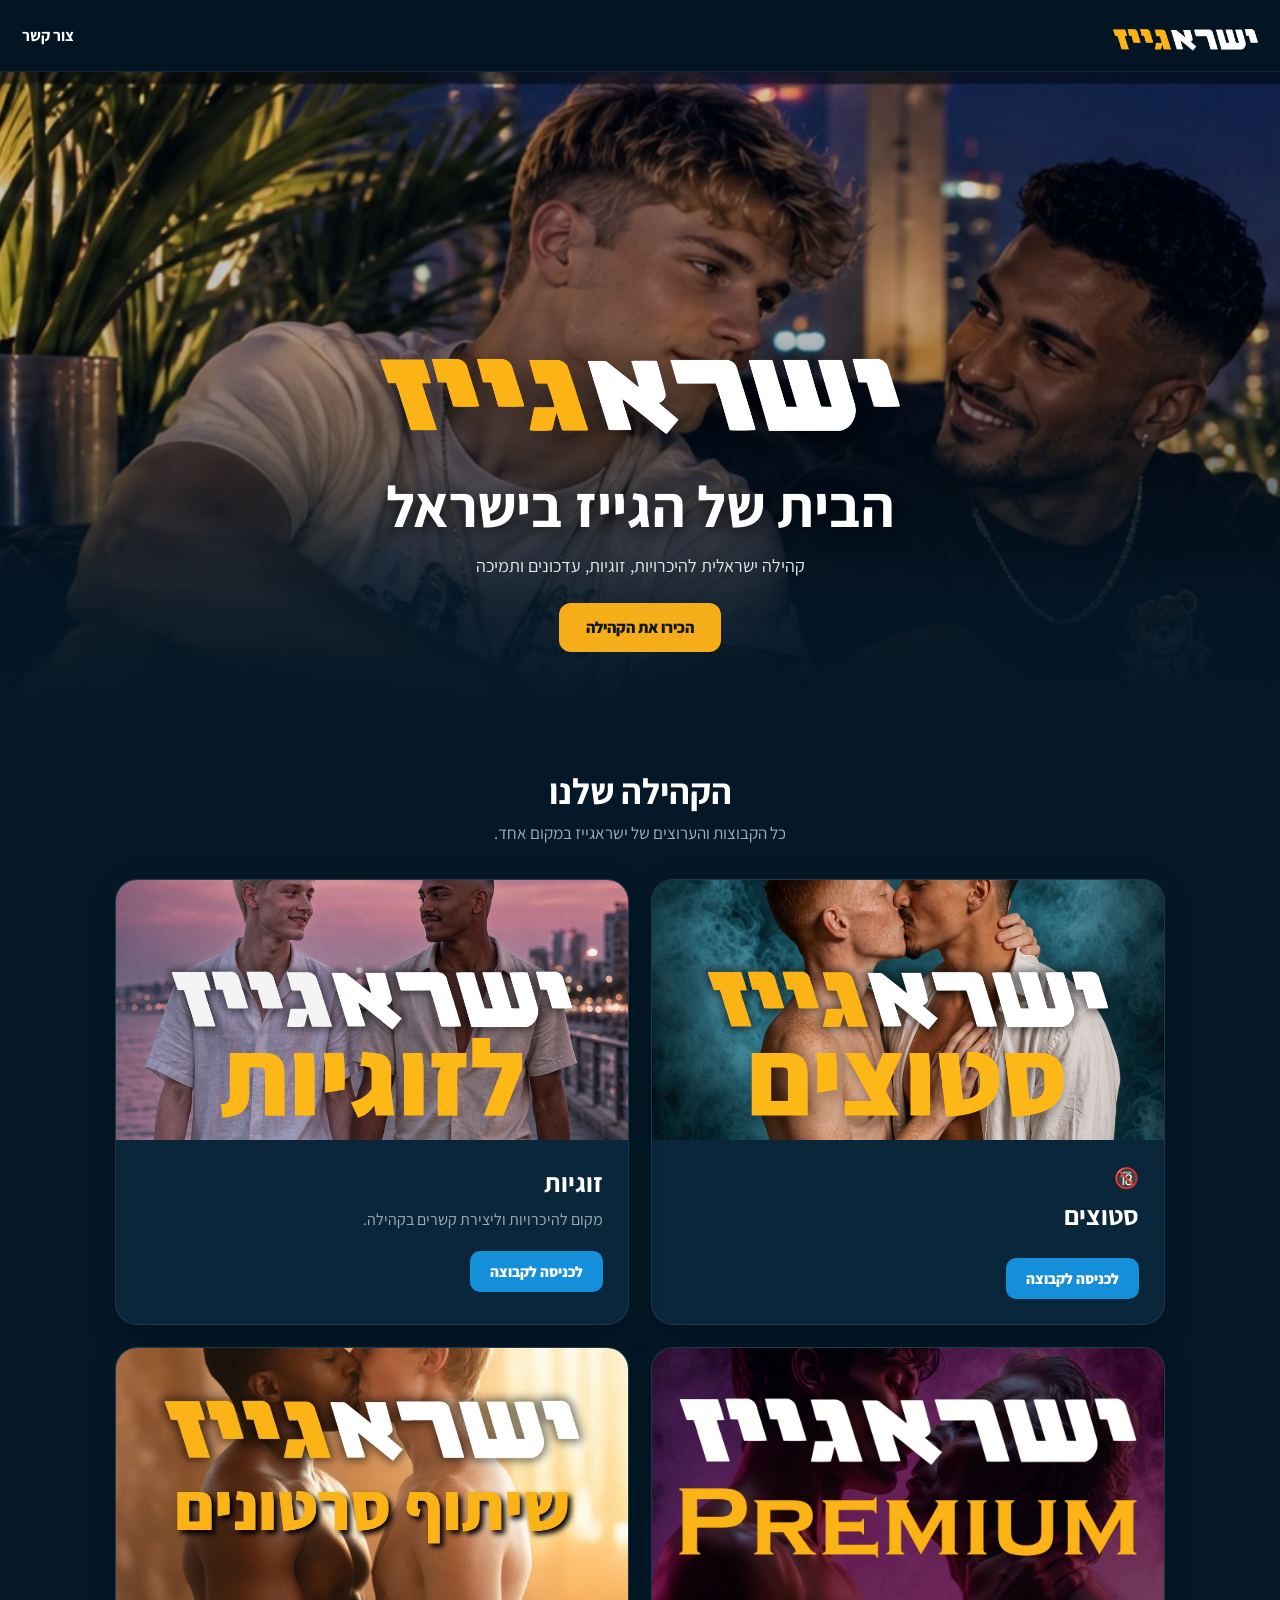
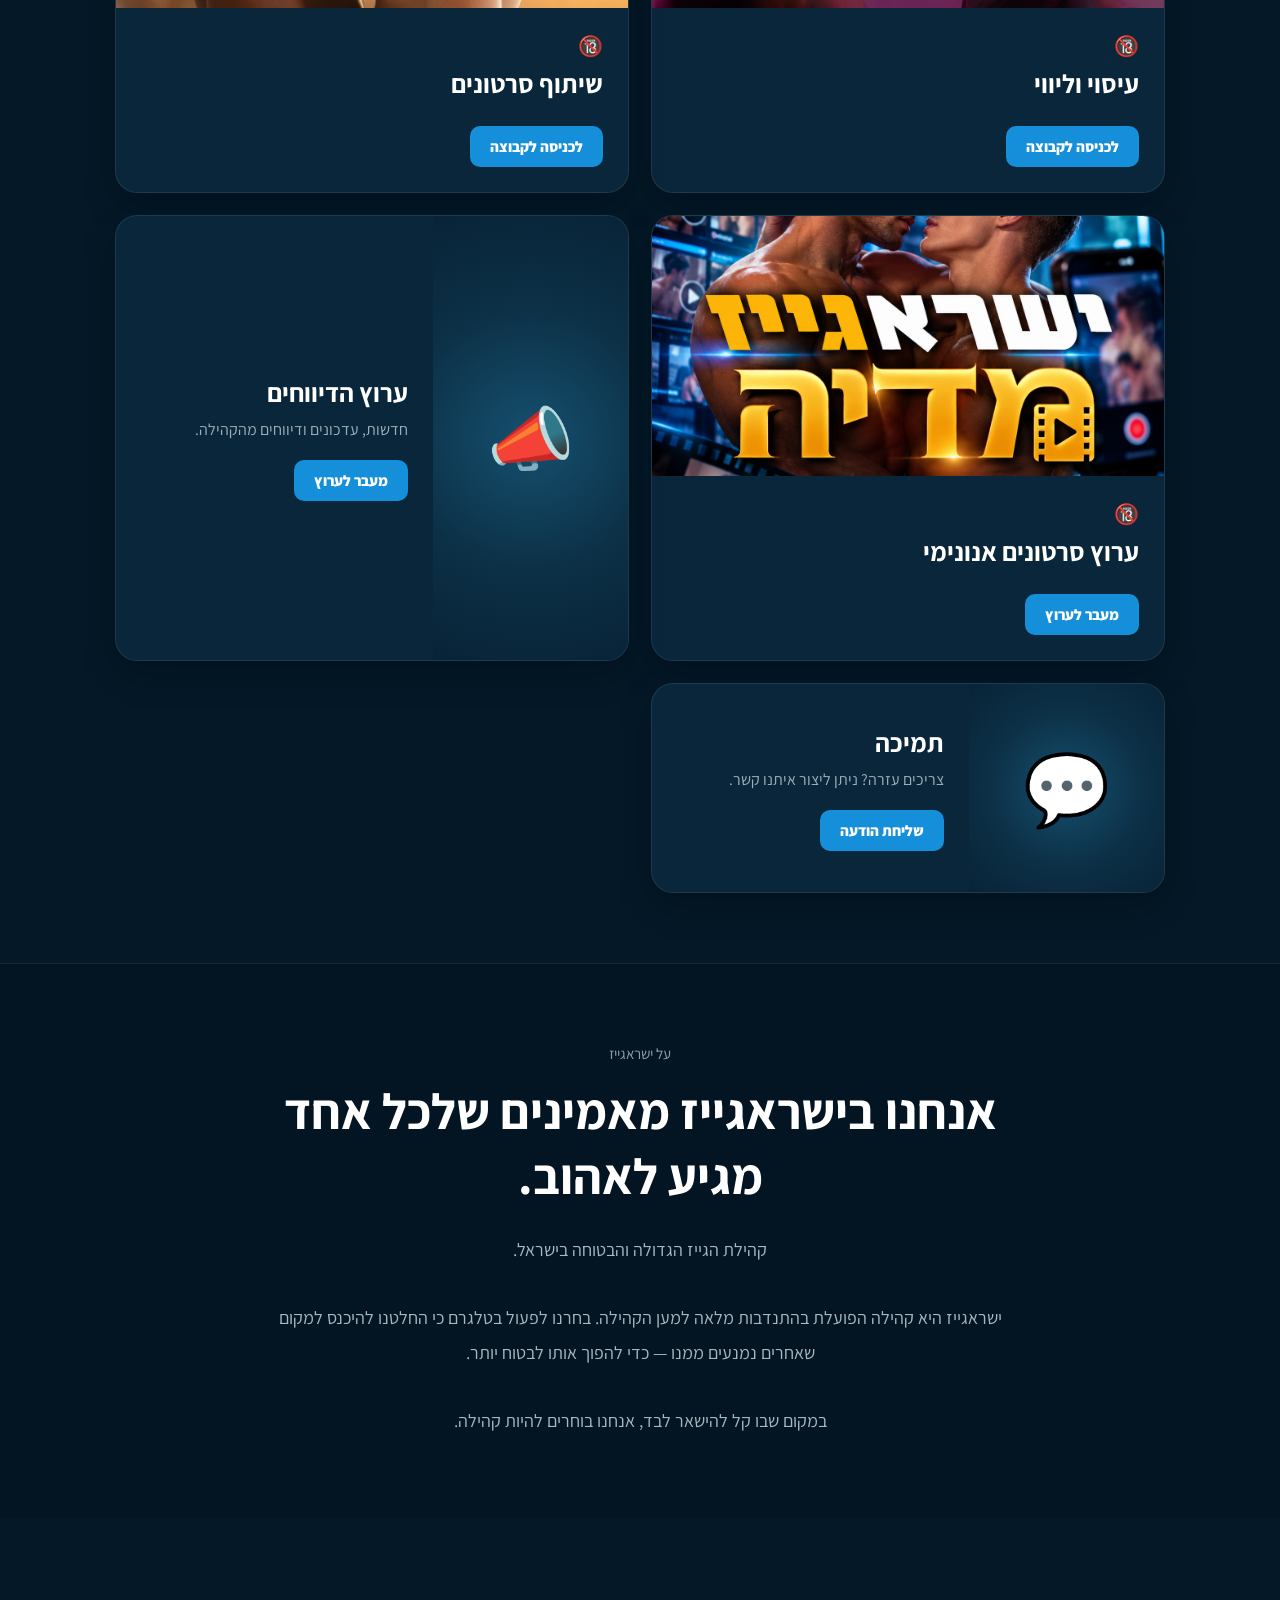
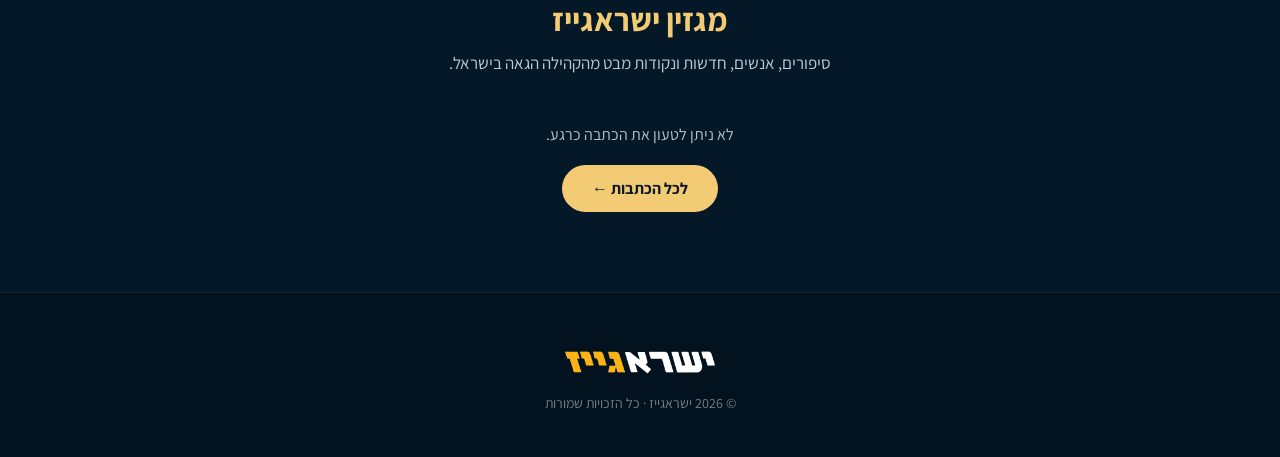
<file: index.html>
<!DOCTYPE html>
<html lang="he" dir="rtl">
<head>
<meta charset="UTF-8">
<meta name="viewport" content="width=device-width, initial-scale=1.0">

<title>ישראגייז | קבוצות גייז בישראל, היכרויות וקהילה גאה</title>
<meta name="description" content="ישראגייז – הבית של הגייז בישראל. קהילה גאה ישראלית, קבוצות גייז בטלגרם, היכרויות גייז, זוגיות, מפגשים חברתיים, אירועים, חדשות ועדכונים לקהילה הגאה בישראל.">
<meta property="og:type" content="website">
<meta property="og:url" content="https://isragays.github.io/">
<meta property="og:title" content="ישראגייז | הבית של הגייז בישראל">
<meta property="og:description" content="קהילה ישראלית להיכרויות, זוגיות, עדכונים ותמיכה.">
<meta property="og:image" content="https://isragays.github.io/og-image.png">
<meta property="og:site_name" content="ישראגייז">
<meta property="og:locale" content="he_IL">

<meta name="twitter:card" content="summary_large_image">
<meta name="twitter:title" content="ישראגייז | הבית של הגייז בישראל">
<meta name="twitter:description" content="קהילה ישראלית להיכרויות, זוגיות, עדכונים ותמיכה.">
<meta name="twitter:image" content="https://isragays.github.io/og-image.png">

<link rel="canonical" href="https://isragays.github.io/">
  <link rel="icon" type="image/jpeg" href="/אייקון.jpg">
<script type="application/ld+json">
{
  "@context": "https://schema.org",
  "@type": "WebSite",
  "name": "ישראגייז",
  "alternateName": "IsraGays",
  "url": "https://isragays.github.io/",
  "description": "קהילת הגייז בישראל – היכרויות, זוגיות, קבוצות בטלגרם, עדכונים ותמיכה.",
  "inLanguage": "he-IL"
}
</script>
    <style>
*{
    box-sizing:border-box;
    margin:0;
    padding:0;
}

html{scroll-behavior:smooth;}

body{
    font-family:Arial,Helvetica,sans-serif;
    background:#041827;
    color:#fff;
    direction:rtl;
}

.header{
    height:72px;
    padding:0 22px;
    display:flex;
    align-items:center;
    justify-content:space-between;
    background:#031522;
    border-bottom:1px solid rgba(255,255,255,.08);
}

.header-logo{
    width:145px;
    max-height:42px;
    object-fit:contain;
}

.header-contact{
    color:white;
    text-decoration:none;
    font-weight:700;
}

/* HERO */

.hero{
    min-height:650px;
    background:
    linear-gradient(
        to bottom,
        rgba(2,15,25,.15),
        rgba(2,15,25,.28) 45%,
        rgba(4,24,39,.90) 84%,
        #041827 100%
    ),
    url("hero-approved.jpg");

    background-size:cover;
    background-position:center;
    background-repeat:no-repeat;

    display:flex;
    align-items:flex-end;
    justify-content:center;
    text-align:center;
    padding:50px 22px 70px;
}

.hero-content{
    width:100%;
    max-width:750px;
}

.hero-logo{
    width:min(520px,88vw);
    max-height:150px;
    object-fit:contain;
    filter:drop-shadow(0 8px 20px rgba(0,0,0,.65));
}

.hero h1{
    margin-top:18px;
    font-size:clamp(32px,8vw,58px);
    line-height:1.15;
    text-shadow:0 4px 18px rgba(0,0,0,.8);
}

.hero p{
    margin:14px auto 26px;
    font-size:18px;
    color:#e0e8ed;
}

.hero-button{
    display:inline-block;
    background:#f5ad19;
    color:#101820;
    text-decoration:none;
    font-weight:800;
    padding:14px 27px;
    border-radius:12px;
}

/* COMMUNITY */

.community{
    width:min(1050px,92%);
    margin:auto;
    padding:45px 0 70px;
}

.section-head{
    text-align:center;
    max-width:650px;
    margin:0 auto 35px;
}

.section-head h2{
    font-size:36px;
    margin-bottom:8px;
}

.section-head p{
    color:#9dafbb;
    font-size:17px;
}

/* CARDS */

.cards{
    display:grid;
    grid-template-columns:repeat(2,1fr);
    gap:22px;
}

.card{
    background:#09263a;
    border:1px solid rgba(255,255,255,.09);
    border-radius:22px;
    overflow:hidden;
    box-shadow:0 14px 35px rgba(0,0,0,.20);
}

.card-image{
    width:100%;
    height:260px;
    object-fit:cover;
    display:block;
    background:#0b2638;
}

.card-body{
    padding:25px;
}

.card h3{
    font-size:26px;
    margin-bottom:8px;
}

.adult{
    font-size:20px;
    margin-bottom:7px;
}

.card p{
    color:#9dafbb;
    font-size:16px;
    line-height:1.6;
}

.button{
    display:inline-block;
    margin-top:18px;
    padding:11px 20px;
    border-radius:10px;
    background:#168fdb;
    color:white;
    text-decoration:none;
    font-size:15px;
    font-weight:800;
    border:0;
}

.button-disabled{
    cursor:default;
}

/* REPORT + SUPPORT */

.small-card{
    display:flex;
    align-items:center;
    min-height:210px;
}

.card-icon{
    width:38%;
    align-self:stretch;
    display:flex;
    align-items:center;
    justify-content:center;
    font-size:70px;
    background:radial-gradient(
        circle,
        #15506f,
        #0c3046 55%,
        #082337
    );
}

.small-card .card-body{
    width:62%;
}

/* ABOUT */

.about{
    border-top:1px solid rgba(255,255,255,.08);
    padding:80px 22px;
    text-align:center;
    background:#031522;
}

.about-inner{
    max-width:760px;
    margin:auto;
}

.about-label{
    color:#8da0ad;
    font-size:15px;
}

.about h2{
    font-size:clamp(31px,7vw,50px);
    line-height:1.3;
    margin:15px 0 25px;
}

.about p{
    color:#a9b7c0;
    font-size:18px;
    line-height:1.9;
}

/* FOOTER */

footer{
    padding:45px 20px;
    text-align:center;
    background:#02121e;
    border-top:1px solid rgba(255,255,255,.07);
    color:#71828e;
    font-size:14px;
}

.footer-logo{
    width:150px;
    max-height:55px;
    object-fit:contain;
    margin-bottom:12px;
}

/* MOBILE */

@media(max-width:700px){

    .header{
        height:65px;
        padding:0 17px;
    }

    .header-logo{
        width:125px;
    }

    .hero{
        min-height:560px;
        padding-bottom:55px;
    }

    .hero-logo{
        width:85vw;
    }

    .hero h1{
        font-size:36px;
    }

    .hero p{
        font-size:16px;
    }

    .community{
        width:91%;
        padding-top:35px;
    }

    .section-head h2{
        font-size:31px;
    }

    .cards{
        grid-template-columns:1fr;
        gap:20px;
    }

    .card-image{
        height:auto;
        aspect-ratio:16/9;
        object-fit:cover;
    }

    .card-body{
        padding:22px;
    }

    .card h3{
        font-size:25px;
    }

    .small-card{
        min-height:190px;
    }

    .card-icon{
        font-size:58px;
    }

    .about{
        padding:65px 25px;
    }
}
</style>
<!-- פונט Assistant לכל האתר -->
<link rel="preconnect" href="https://fonts.googleapis.com">
<link rel="preconnect" href="https://fonts.gstatic.com" crossorigin>
<link href="https://fonts.googleapis.com/css2?family=Assistant:wght@200..800&display=swap" rel="stylesheet">

<style>
  body, body *:not(i):not(svg):not(path) {
    font-family: 'Assistant', Arial, sans-serif !important;
  }
</style>
</head>
<body>

<header class="header">

    <img src="logo.png"
         class="header-logo"
         alt="ישראגייז">

    <a href="#contact"
       class="header-contact">
       צור קשר
    </a>

</header>


<section class="hero">

    <div class="hero-content">

        <img src="logo.png"
             class="hero-logo"
             alt="ישראגייז">

        <h1>הבית של הגייז בישראל</h1>

        <p>
            קהילה ישראלית להיכרויות, זוגיות,
            עדכונים ותמיכה
        </p>

        <a href="#community"
           class="hero-button">
           הכירו את הקהילה
        </a>

    </div>

</section>


<main class="community" id="community">

<div class="section-head">

    <h2>הקהילה שלנו</h2>

    <p>
        כל הקבוצות והערוצים של ישראגייז במקום אחד.
    </p>

</div>


<div class="cards">


<!-- סטוצים -->

<article class="card">

    <img src="ישראגייז סטוצים.png"
         class="card-image"
         alt="ישראגייז סטוצים">

    <div class="card-body">

        <div class="adult">🔞</div>

        <h3>סטוצים</h3>

        <a href="https://t.me/+uqKhybRoh4s4Njg0"
           target="_blank"
           rel="noopener noreferrer"
           class="button">
            לכניסה לקבוצה
        </a>

    </div>

</article>


<!-- זוגיות -->

<article class="card">

    <img src="ישראגייז לזוגיות.png"
         class="card-image"
         alt="ישראגייז לזוגיות">

    <div class="card-body">

        <h3>זוגיות</h3>

        <p>
            מקום להיכרויות וליצירת קשרים בקהילה.
        </p>

        <a href="https://t.me/+6k6uDEFhoqc3MDU8"
           target="_blank"
           rel="noopener noreferrer"
           class="button">
            לכניסה לקבוצה
        </a>

    </div>

</article>


<!-- עיסוי וליווי -->

<article class="card">

    <img src="ישראגייז עיסוי וליווי.jpg"
         class="card-image"
         alt="ישראגייז עיסוי וליווי">

    <div class="card-body">

        <div class="adult">🔞</div>

        <h3>עיסוי וליווי</h3>

        <a href="https://t.me/+apyr9p-txnQzYTE0"
           target="_blank"
           rel="noopener noreferrer"
           class="button">
            לכניסה לקבוצה
        </a>

    </div>

</article>


<!-- שיתוף סרטונים -->

<article class="card">

    <img src="ישראגייז שיתוף סרטונים.jpg"
         class="card-image"
         alt="ישראגייז שיתוף סרטונים">

    <div class="card-body">

        <div class="adult">🔞</div>

        <h3>שיתוף סרטונים</h3>

        <a href="https://t.me/+edmWDIg-8RFhZDQ8"
           target="_blank"
           rel="noopener noreferrer"
           class="button">
            לכניסה לקבוצה
        </a>

    </div>

</article>


<!-- ערוץ סרטונים אנונימי -->

<article class="card">

    <img src="ישראגייז שיתוף סרטונים אנונימי.png"
         class="card-image"
         alt="ערוץ סרטונים אנונימי">

    <div class="card-body">

        <div class="adult">🔞</div>

        <h3>ערוץ סרטונים אנונימי</h3>

        <a href="https://t.me/+28RxQhwm3sc5NjE0"
           target="_blank"
           rel="noopener noreferrer"
           class="button">
            מעבר לערוץ
        </a>

    </div>

</article>


<!-- ערוץ הדיווחים -->

<article class="card small-card">

    <div class="card-icon">
        📣
    </div>

    <div class="card-body">

        <h3>ערוץ הדיווחים</h3>

        <p>
            חדשות, עדכונים ודיווחים מהקהילה.
        </p>

        <a href="https://t.me/IsraGays"
           target="_blank"
           rel="noopener noreferrer"
           class="button">
           מעבר לערוץ
        </a>

    </div>

</article>


<!-- תמיכה -->

<article class="card small-card" id="contact">

    <div class="card-icon">
        💬
    </div>

    <div class="card-body">

        <h3>תמיכה</h3>

        <p>
            צריכים עזרה? ניתן ליצור איתנו קשר.
        </p>

        <a href="https://t.me/IsraGays?direct"
           target="_blank"
           rel="noopener noreferrer"
           class="button">
           שליחת הודעה
        </a>

    </div>

</article>


</div>
</main>


<section class="about">

<div class="about-inner">

    <div class="about-label">
        על ישראגייז
    </div>

    <h2>
        אנחנו בישראגייז מאמינים
        שלכל אחד מגיע לאהוב.
    </h2>

    <p>
        קהילת הגייז הגדולה והבטוחה בישראל.
        <br><br>

        ישראגייז היא קהילה הפועלת בהתנדבות מלאה למען הקהילה.
        בחרנו לפעול בטלגרם כי החלטנו להיכנס למקום שאחרים
        נמנעים ממנו — כדי להפוך אותו לבטוח יותר.
        <br><br>

        במקום שבו קל להישאר לבד,
        אנחנו בוחרים להיות קהילה.
    </p>

</div>

</section>

<!-- מגזין ישראגייז - אזור בעמוד הבית -->

<style>
  #isragays-magazine {
    max-width: 1100px;
    margin: 45px auto;
    padding: 35px 20px;
    text-align: center;
    direction: rtl;
    font-family: Arial, sans-serif;
  }

  #isragays-magazine h2 {
    color: #f3cb75;
    font-size: 32px;
    margin-bottom: 12px;
  }

  #isragays-magazine .magazine-description {
    color: #c0c9d9;
    font-size: 17px;
    margin-bottom: 30px;
  }

  #isragays-magazine .magazine-card {
    display: block;
    max-width: 600px;
    margin: 0 auto 25px;
    background: #111c31;
    border: 1px solid rgba(255,255,255,.12);
    border-radius: 20px;
    overflow: hidden;
    text-decoration: none;
    color: #fff;
    transition: transform .2s;
  }

  #isragays-magazine .magazine-card:hover {
    transform: translateY(-4px);
  }

  #isragays-magazine .magazine-card img {
    display: block;
    width: 100%;
    aspect-ratio: 16 / 9;
    object-fit: cover;
  }

  #isragays-magazine .magazine-card-content {
    padding: 25px;
  }

  #isragays-magazine .magazine-card h3 {
    color: #fff;
    font-size: 25px;
    margin: 0 0 12px;
  }

  #isragays-magazine .magazine-card p {
    color: #b5c1d2;
    font-size: 16px;
    line-height: 1.7;
  }

  #isragays-magazine .magazine-button {
    display: inline-block;
    padding: 13px 30px;
    border-radius: 30px;
    background: #f3cb75;
    color: #10192b;
    font-weight: bold;
    text-decoration: none;
  }

  #isragays-magazine .magazine-status {
    color: #b5c1d2;
    padding: 20px;
  }
</style>

<section id="isragays-magazine">

  <h2>מגזין ישראגייז</h2>

  <p class="magazine-description">
    סיפורים, אנשים, חדשות ונקודות מבט מהקהילה הגאה בישראל.
  </p>

  <div id="isragays-latest-article">
    <p class="magazine-status">טוען את הכתבה האחרונה...</p>
  </div>

  <a class="magazine-button" href="/magazine.html">
    לכל הכתבות ←
  </a>

</section>

<script>
(function () {
  const container = document.getElementById("isragays-latest-article");

  function escapeHTML(value) {
    return String(value ?? "").replace(/[&<>"']/g, c => ({
      "&": "&amp;",
      "<": "&lt;",
      ">": "&gt;",
      '"': "&quot;",
      "'": "&#39;"
    })[c]);
  }

  async function loadLatestArticle() {
    try {
      const api =
        "https://api.github.com/repos/isragays/isragays.github.io/contents/" +
        encodeURIComponent("מאמרים");

      const response = await fetch(api);

      if (!response.ok) throw new Error("API error");

      const files = await response.json();

      const jsonFiles = files.filter(file =>
        file.type === "file" &&
        file.name.toLowerCase().endsWith(".json")
      );

      const articles = await Promise.all(
        jsonFiles.map(async file => {
          try {
            const result = await fetch(
              "/" +
              encodeURIComponent("מאמרים") +
              "/" +
              encodeURIComponent(file.name)
            );

            if (!result.ok) return null;

            const article = await result.json();

            return {
              ...article,
              filename: file.name
            };
          } catch {
            return null;
          }
        })
      );

      const latest = articles
        .filter(article => article && article.title)
        .sort((a, b) =>
          String(b.date || "").localeCompare(String(a.date || ""))
        )[0];

      if (!latest) {
        container.innerHTML =
          '<p class="magazine-status">בקרוב יעלו כתבות חדשות.</p>';
        return;
      }

      const image = latest.image
        ? /^https?:\/\//i.test(latest.image)
          ? latest.image
          : "/" + latest.image.replace(/^\/+/, "")
        : "";

      const link =
        "/magazine.html?article=" +
        encodeURIComponent(latest.filename);

      container.innerHTML = `
        <a class="magazine-card" href="${link}">
          ${
            image
              ? `<img src="${escapeHTML(image)}" alt="${escapeHTML(latest.title)}" loading="lazy">`
              : ""
          }

          <div class="magazine-card-content">
            <h3>${escapeHTML(latest.title)}</h3>
            <p>${escapeHTML(latest.description || "")}</p>
            <span style="color:#f3cb75;font-weight:bold;">
              לקריאת הכתבה ←
            </span>
          </div>
        </a>
      `;

    } catch {
      container.innerHTML =
        '<p class="magazine-status">לא ניתן לטעון את הכתבה כרגע.</p>';
    }
  }

  loadLatestArticle();
})();
</script>

<!-- סוף אזור מגזין ישראגייז -->
<footer>

    <img src="logo.png"
         class="footer-logo"
         alt="ישראגייז">

    <div>
        © 2026 ישראגייז · כל הזכויות שמורות
    </div>

</footer>

</body>
</html>
</file>
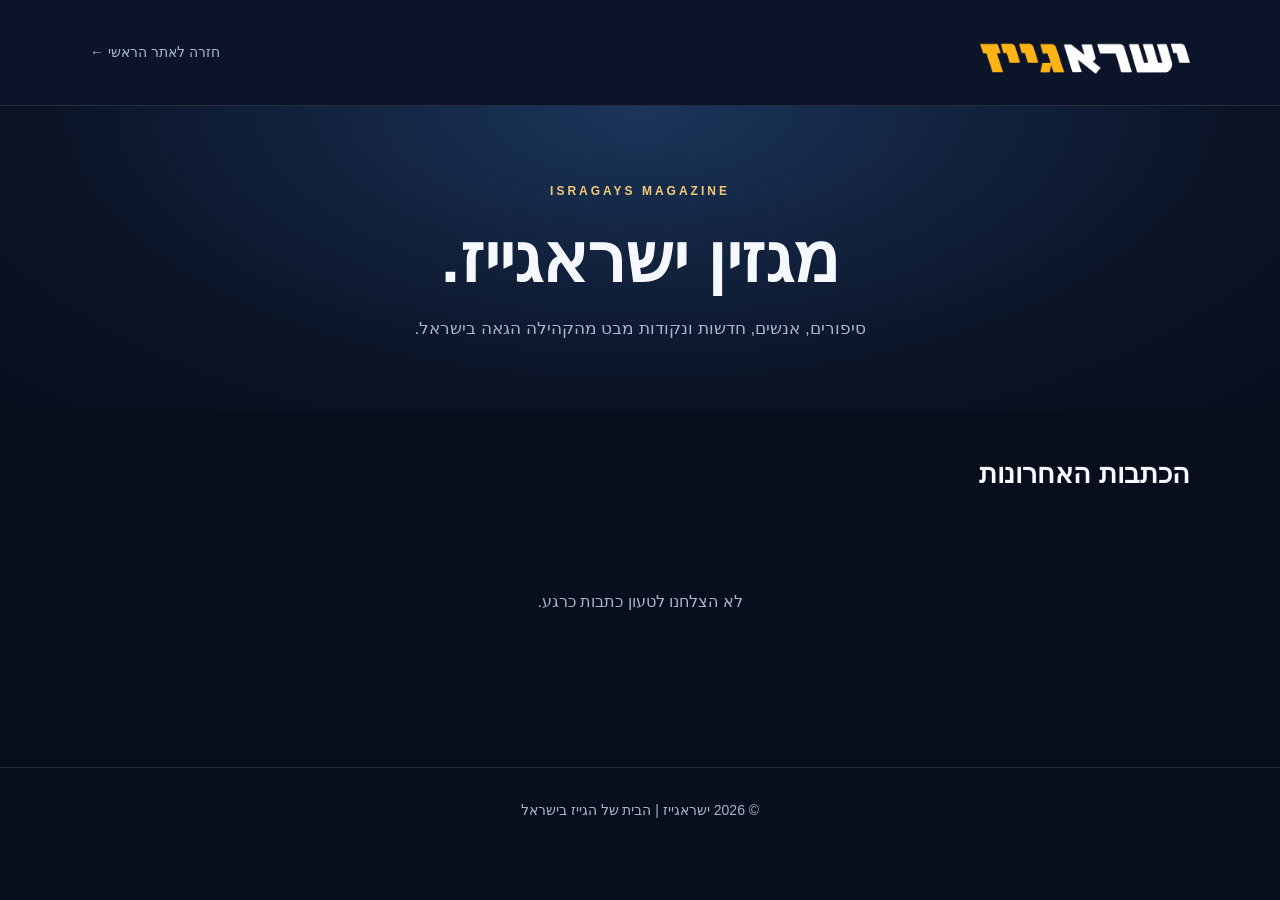
<file: magazine.html>
<!DOCTYPE html>
<html lang="he" dir="rtl">
<head>
  <meta charset="UTF-8">
  <meta name="viewport" content="width=device-width, initial-scale=1">

  <title>מגזין ישראגייז | הבית של הגייז בישראל</title>
  <meta name="description" content="מגזין ישראגייז – כתבות, סיפורים אישיים, חדשות ומדריכים מהקהילה הגאה בישראל.">
  <link rel="canonical" href="https://isragays.github.io/magazine.html">
  <link rel="icon" href="/logo.png" type="image/png">

  <style>
    :root {
      --bg: #080e1c;
      --header: #0b1428;
      --card: #111c31;
      --text: #f6f8ff;
      --muted: #a8b6cc;
      --gold: #f3cb75;
      --border: rgba(255,255,255,.1);
    }

    * {
      box-sizing: border-box;
    }

    html {
      scroll-behavior: smooth;
    }

    body {
      margin: 0;
      background: var(--bg);
      color: var(--text);
      font-family: Arial, sans-serif;
      line-height: 1.8;
    }

    a {
      color: inherit;
      text-decoration: none;
    }

    .container {
      width: min(1100px, calc(100% - 36px));
      margin-inline: auto;
    }

    /* HEADER */

    .site-header {
      background: var(--header);
      border-bottom: 1px solid var(--border);
    }

    .nav {
      min-height: 105px;
      display: flex;
      align-items: center;
      justify-content: space-between;
      gap: 20px;
    }

    .brand {
      display: inline-flex;
      align-items: center;
      min-width: 0;
    }

    .brand img {
      display: block;
      width: auto;
      height: 70px;
      max-width: 210px;
      object-fit: contain;
    }

    .brand-fallback {
      display: none;
      color: var(--gold);
      font-size: 25px;
      font-weight: 900;
    }

    .back-home {
      color: var(--muted);
      font-size: 14px;
      white-space: nowrap;
    }

    .back-home:hover {
      color: var(--gold);
    }

    /* MAGAZINE HERO */

    .hero {
      text-align: center;
      padding: 75px 0 65px;
      background: radial-gradient(
        ellipse at top,
        #1b355b,
        #0b1427 65%,
        var(--bg)
      );
    }

    .eyebrow {
      color: var(--gold);
      font-size: 12px;
      font-weight: bold;
      letter-spacing: 3px;
    }

    .hero h1 {
      font-size: clamp(38px, 7vw, 68px);
      line-height: 1.2;
      margin: 15px 0;
    }

    .hero p {
      max-width: 650px;
      margin: auto;
      color: var(--muted);
      font-size: 17px;
    }

    /* ARTICLE CARDS */

    .section-title {
      font-size: 27px;
      margin: 40px 0 25px;
    }

    .grid {
      display: grid;
      grid-template-columns: repeat(3, 1fr);
      gap: 25px;
      padding-bottom: 85px;
    }

    .card {
      display: block;
      background: var(--card);
      border: 1px solid var(--border);
      border-radius: 20px;
      overflow: hidden;
      transition: transform .25s, border-color .25s;
    }

    .card:hover {
      transform: translateY(-5px);
      border-color: var(--gold);
    }

    .card-image {
      display: block;
      width: 100%;
      aspect-ratio: 16 / 10;
      object-fit: cover;
      background: #1b2c46;
    }

    .placeholder {
      display: grid;
      place-items: center;
      font-size: 45px;
    }

    .card-content {
      padding: 24px;
    }

    .meta {
      color: var(--gold);
      font-size: 13px;
      font-weight: bold;
    }

    .card h2 {
      font-size: 23px;
      line-height: 1.4;
      margin: 12px 0;
    }

    .card p {
      color: var(--muted);
      font-size: 15px;
      margin: 0;
    }

    .read-more {
      display: inline-block;
      color: var(--gold);
      font-weight: bold;
      margin-top: 20px;
    }

    /* FULL ARTICLE */

    .article {
      max-width: 790px;
      margin: 55px auto 100px;
    }

    .article h1 {
      font-size: clamp(34px, 6vw, 54px);
      line-height: 1.25;
      margin: 15px 0;
    }

    .article-subtitle {
      color: var(--muted);
      font-size: 19px;
      line-height: 1.7;
      margin-bottom: 30px;
    }

    .article-cover {
      display: block;
      width: 100%;
      max-height: 470px;
      object-fit: cover;
      border-radius: 20px;
      margin: 15px 0 35px;
    }

    /* JUSTIFIED ARTICLE TEXT */

    .article-body {
      font-size: 18px;
      line-height: 1.85;
      overflow-wrap: break-word;
      text-align: justify;
      text-align-last: right;
    }

    .article-body p {
      margin: 0 0 22px;
      text-align: justify;
      text-align-last: right;
    }

    .article-body h2 {
      color: var(--gold);
      font-size: 27px;
      line-height: 1.4;
      margin: 38px 0 15px;
      text-align: right;
    }

    .article-body h3 {
      color: var(--gold);
      font-size: 22px;
      margin: 30px 0 14px;
      text-align: right;
    }

    .article-body img {
      max-width: 100%;
      height: auto;
      border-radius: 12px;
    }

    .article-body a {
      color: var(--gold);
      text-decoration: underline;
    }

    .article-back {
      display: inline-block;
      margin-top: 45px;
      color: var(--gold);
      font-weight: bold;
    }

    .message {
      grid-column: 1 / -1;
      text-align: center;
      padding: 65px 20px;
      color: var(--muted);
    }

    /* FOOTER */

    footer {
      border-top: 1px solid var(--border);
      padding: 30px 15px;
      text-align: center;
      color: var(--muted);
      font-size: 14px;
    }

    /* MOBILE */

    @media (max-width: 900px) {
      .grid {
        grid-template-columns: repeat(2, 1fr);
      }
    }

    @media (max-width: 600px) {
      .grid {
        grid-template-columns: 1fr;
      }

      .nav {
        min-height: 85px;
      }

      .brand img {
        height: 52px;
        max-width: 155px;
      }

      .brand-fallback {
        font-size: 21px;
      }

      .back-home {
        font-size: 12px;
      }

      .hero {
        padding: 55px 0 45px;
      }

      .article {
        margin-top: 30px;
      }

      .article-body {
        font-size: 17px;
        line-height: 1.8;
      }

      .article-subtitle {
        font-size: 17px;
      }
    }
<!-- פונט Assistant לכל המגזין והכתבות -->
<link rel="preconnect" href="https://fonts.googleapis.com">
<link rel="preconnect" href="https://fonts.gstatic.com" crossorigin>
<link href="https://fonts.googleapis.com/css2?family=Assistant:wght@200..800&display=swap" rel="stylesheet">

<style>
  body, body *:not(i):not(svg):not(path) {
    font-family: 'Assistant', Arial, sans-serif !important;
  }
</style>
</head>

<body>

  <!-- SAME HEADER ON BOTH MAGAZINE AND ARTICLE PAGES -->

  <header class="site-header">
    <nav class="container nav">

      <a class="brand" href="/" aria-label="ישראגייז - האתר הראשי">
        <img
          src="/logo.png"
          alt="ישראגייז"
          id="site-logo"
          onerror="this.style.display='none';document.getElementById('logo-fallback').style.display='inline-block';"
        >
        <span class="brand-fallback" id="logo-fallback">ישראגייז</span>
      </a>

      <a class="back-home" href="/">
        חזרה לאתר הראשי ←
      </a>

    </nav>
  </header>

  <main id="app">

    <section class="hero">
      <div class="container">
        <div class="eyebrow">ISRAGAYS MAGAZINE</div>
        <h1>מגזין ישראגייז.</h1>
        <p>סיפורים, אנשים, חדשות ונקודות מבט מהקהילה הגאה בישראל.</p>
      </div>
    </section>

    <section class="container">
      <h2 class="section-title">הכתבות האחרונות</h2>

      <div class="grid" id="articles-grid">
        <div class="message">טוען כתבות...</div>
      </div>
    </section>

  </main>

  <footer>
    © <span id="year"></span> ישראגייז | הבית של הגייז בישראל
  </footer>

  <script>
    const OWNER = "isragays";
    const REPO = "isragays.github.io";
    const FOLDER = "מאמרים";

    const app = document.getElementById("app");

    document.getElementById("year").textContent =
      new Date().getFullYear();

    function escapeHTML(value) {
      return String(value ?? "").replace(/[&<>"']/g, char => ({
        "&": "&amp;",
        "<": "&lt;",
        ">": "&gt;",
        '"': "&quot;",
        "'": "&#39;"
      })[char]);
    }

    function formatDate(value) {
      if (!value) return "";

      const date = new Date(value);

      return Number.isNaN(date.getTime())
        ? ""
        : date.toLocaleDateString("he-IL");
    }

    function categoryName(value) {
      const categories = {
        community: "חברה וקהילה",
        news: "חדשות",
        relationships: "היכרויות וזוגיות",
        guides: "מדריכים",
        events: "אירועים"
      };

      return categories[value] || value || "";
    }

    function imageURL(value) {
      if (!value || typeof value !== "string") return "";

      if (/^https?:\/\//i.test(value)) return value;

      return "/" + value.replace(/^\/+/, "");
    }

    function articleLink(filename) {
      return "magazine.html?article=" + encodeURIComponent(filename);
    }

    /* REMOVE UNWANTED SPACES AND HTML ENTITIES */

    function cleanText(value) {
      return String(value ?? "")
        .replace(/&amp;nbsp;/gi, " ")
        .replace(/&nbsp;/gi, " ")
        .replace(/&#160;/gi, " ")
        .replace(/&#x0*a0;/gi, " ")
        .replace(/\u00a0/g, " ")
        .replace(/\r\n?/g, "\n")
        .replace(/\\n/g, "\n")
        .replace(/[ \t]+\n/g, "\n")
        .replace(/\n[ \t]+/g, "\n")
        .replace(/\n{3,}/g, "\n\n")
        .trim();
    }

    /* FORMAT ARTICLE PARAGRAPHS */

    function renderBody(body) {
      const cleaned = cleanText(body);

      if (!cleaned) return "";

      const blocks = cleaned
        .split(/\n\s*\n/)
        .map(block => block.trim())
        .filter(Boolean);

      return blocks.map(block => {
        const text = block.replace(/\s*\n\s*/g, " ").trim();

        if (!text) return "";

        const safe = escapeHTML(text);

        const isHeading =
          text.length <= 75 &&
          !/[.!?։]$/.test(text) &&
          !text.includes("<") &&
          !text.includes(">");

        return isHeading
          ? `<h2>${safe}</h2>`
          : `<p>${safe}</p>`;
      }).join("");
    }

    /* ARTICLE PREVIEW CARD */

    function articleCard(article) {
      const image = imageURL(article.image);

      const cover = image
        ? `<img
             class="card-image"
             src="${escapeHTML(image)}"
             alt="${escapeHTML(article.title)}"
             loading="lazy"
           >`
        : `<div class="card-image placeholder">📰</div>`;

      return `
        <a class="card" href="${articleLink(article.filename)}">
          ${cover}

          <div class="card-content">
            <div class="meta">
              ${escapeHTML(categoryName(article.category))}
              ${article.date ? " • " + escapeHTML(formatDate(article.date)) : ""}
            </div>

            <h2>${escapeHTML(article.title)}</h2>

            <p>${escapeHTML(article.description || "")}</p>

            <span class="read-more">לקריאת הכתבה ←</span>
          </div>
        </a>
      `;
    }

    /* LOAD ALL ARTICLES */

    async function loadMagazine() {
      const grid = document.getElementById("articles-grid");

      try {
        const api =
          `https://api.github.com/repos/${OWNER}/${REPO}/contents/${encodeURIComponent(FOLDER)}`;

        const response = await fetch(api);

        if (!response.ok) throw new Error("Cannot load articles");

        const files = await response.json();

        const jsonFiles = files.filter(file =>
          file.type === "file" &&
          file.name.toLowerCase().endsWith(".json")
        );

        const articles = await Promise.all(
          jsonFiles.map(async file => {
            try {
              const response = await fetch(
                `/${encodeURIComponent(FOLDER)}/${encodeURIComponent(file.name)}`
              );

              if (!response.ok) return null;

              const data = await response.json();

              return { ...data, filename: file.name };
            } catch {
              return null;
            }
          })
        );

        const validArticles = articles
          .filter(article => article && article.title)
          .sort((a, b) =>
            String(b.date || "").localeCompare(String(a.date || ""))
          );

        grid.innerHTML = validArticles.length
          ? validArticles.map(articleCard).join("")
          : `<div class="message">בקרוב יעלו כתבות חדשות.</div>`;

      } catch {
        grid.innerHTML =
          `<div class="message">לא הצלחנו לטעון כתבות כרגע.</div>`;
      }
    }

    /* LOAD SINGLE ARTICLE */

    async function loadArticle(filename) {
      if (
        !filename ||
        filename.includes("/") ||
        filename.includes("\\") ||
        !filename.endsWith(".json")
      ) {
        app.innerHTML =
          `<div class="message">הכתבה לא נמצאה.</div>`;
        return;
      }

      try {
        const response = await fetch(
          `/${encodeURIComponent(FOLDER)}/${encodeURIComponent(filename)}`
        );

        if (!response.ok) throw new Error("Not found");

        const article = await response.json();

        document.title =
          (article.title || "כתבה") + " | מגזין ישראגייז";

        const image = imageURL(article.image);

        app.innerHTML = `
          <div class="container">
            <article class="article">

              <div class="meta">
                ${escapeHTML(categoryName(article.category))}
                ${article.date ? " • " + escapeHTML(formatDate(article.date)) : ""}
              </div>

              <h1>${escapeHTML(article.title)}</h1>

              <div class="article-subtitle">
                ${escapeHTML(article.description || "")}
              </div>

              ${
                image
                  ? `<img
                       class="article-cover"
                       src="${escapeHTML(image)}"
                       alt="${escapeHTML(article.title)}"
                     >`
                  : ""
              }

              <div class="article-body">
                ${renderBody(article.body)}
              </div>

              <a class="article-back" href="magazine.html">
                → חזרה לכל הכתבות
              </a>

            </article>
          </div>
        `;

      } catch {
        app.innerHTML =
          `<div class="message">לא הצלחנו לפתוח את הכתבה.</div>`;
      }
    }

    /* START MAGAZINE */

    const requestedArticle =
      new URLSearchParams(window.location.search).get("article");

    if (requestedArticle) {
      loadArticle(requestedArticle);
    } else {
      loadMagazine();
    }
  </script>

</body>
</html>
</file>
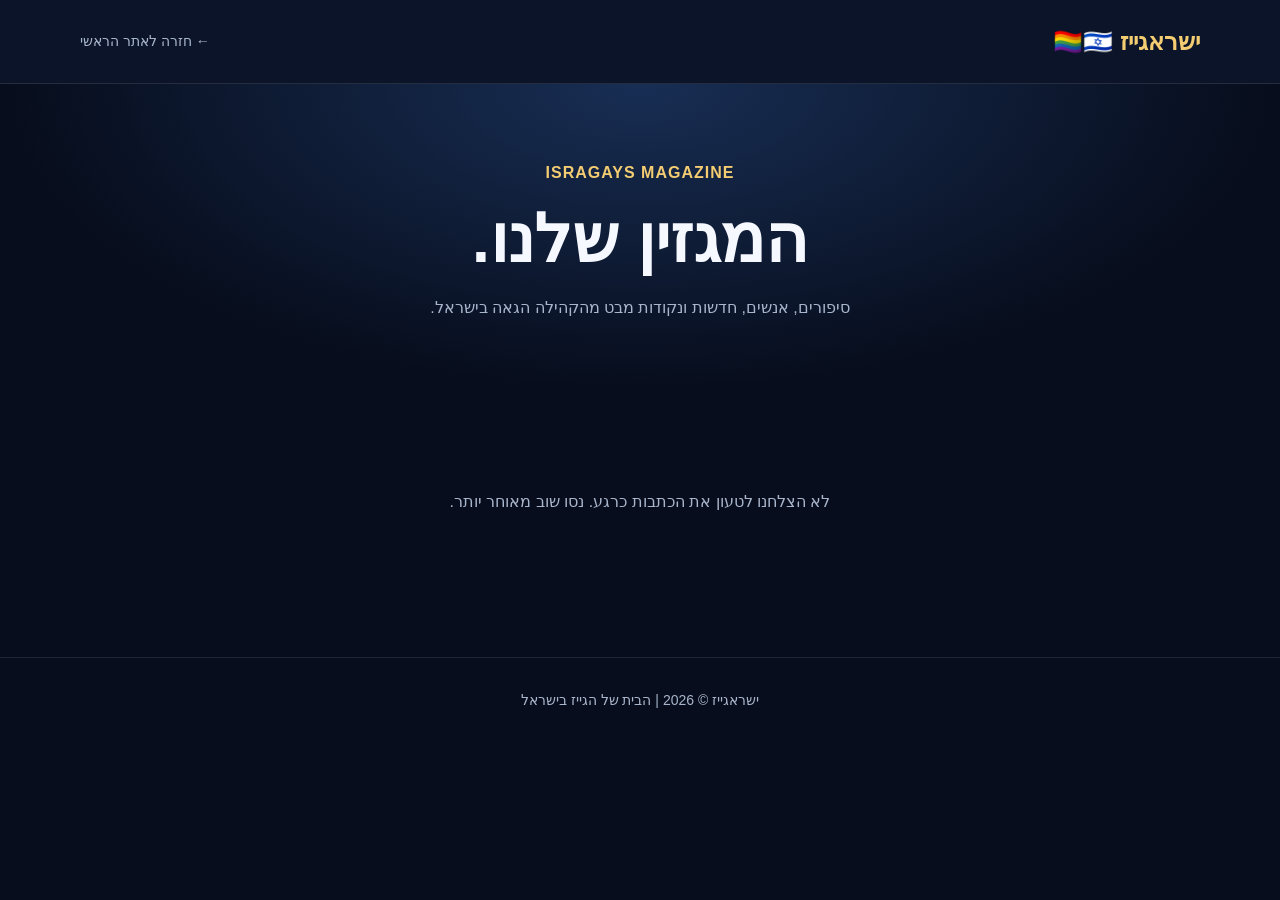
<file: מאמרים/magazine.html>
<!DOCTYPE html>
<html lang="he" dir="rtl">
<head>
  <meta charset="UTF-8">
  <meta name="viewport" content="width=device-width, initial-scale=1">

  <title>מגזין ישראגייז | כתבות, סיפורים והקהילה הגאה בישראל</title>
  <meta name="description" content="מגזין ישראגייז: כתבות, סיפורים אישיים, חדשות ומדריכים לקהילה הגאה בישראל.">
  <link rel="canonical" href="https://isragays.github.io/magazine.html">
  <link rel="icon" type="image/jpeg" href="/אייקון.jpg">

  <meta property="og:type" content="website">
  <meta property="og:title" content="מגזין ישראגייז">
  <meta property="og:description" content="סיפורים, כתבות ותוכן לקהילה הגאה בישראל">
  <meta property="og:url" content="https://isragays.github.io/magazine.html">

  <style>
    :root {
      --bg: #070d1c;
      --card: #111c33;
      --card2: #17243d;
      --text: #f6f8ff;
      --muted: #a8b5cb;
      --gold: #f4cc72;
      --border: rgba(255,255,255,.1);
    }

    * { box-sizing: border-box; }

    body {
      margin: 0;
      font-family: Arial, sans-serif;
      background: var(--bg);
      color: var(--text);
      line-height: 1.8;
    }

    a { color: inherit; text-decoration: none; }

    .container {
      width: min(1120px, calc(100% - 36px));
      margin: auto;
    }

    header {
      padding: 20px 0;
      border-bottom: 1px solid var(--border);
      background: #0b1428;
    }

    .nav {
      display: flex;
      justify-content: space-between;
      align-items: center;
      gap: 15px;
    }

    .brand {
      font-size: 24px;
      font-weight: 900;
      color: var(--gold);
    }

    .back {
      font-size: 14px;
      color: var(--muted);
    }

    .hero {
      text-align: center;
      padding: 75px 0 55px;
      background: radial-gradient(ellipse at top, #182e54, transparent 70%);
    }

    .eyebrow {
      color: var(--gold);
      font-weight: bold;
      letter-spacing: 1px;
    }

    h1 {
      font-size: clamp(38px, 7vw, 66px);
      line-height: 1.2;
      margin: 12px 0;
    }

    .hero p {
      color: var(--muted);
      max-width: 620px;
      margin: 15px auto;
    }

    .grid {
      display: grid;
      grid-template-columns: repeat(3, 1fr);
      gap: 25px;
      padding: 35px 0 80px;
    }

    .card {
      display: block;
      background: var(--card);
      border: 1px solid var(--border);
      border-radius: 20px;
      overflow: hidden;
      transition: transform .2s, border-color .2s;
    }

    .card:hover {
      transform: translateY(-5px);
      border-color: var(--gold);
    }

    .cover {
      width: 100%;
      aspect-ratio: 16 / 10;
      object-fit: cover;
      display: block;
      background: var(--card2);
    }

    .placeholder {
      display: grid;
      place-items: center;
      font-size: 55px;
    }

    .card-content { padding: 22px; }

    .meta {
      color: var(--gold);
      font-size: 13px;
      font-weight: bold;
    }

    .card h2 {
      font-size: 23px;
      line-height: 1.45;
      margin: 12px 0;
    }

    .card p {
      color: var(--muted);
      font-size: 15px;
      margin: 0;
    }

    .read-more {
      display: inline-block;
      margin-top: 18px;
      color: var(--gold);
      font-weight: bold;
    }

    .article {
      max-width: 800px;
      margin: 50px auto 100px;
    }

    .article h1 {
      font-size: clamp(32px, 6vw, 52px);
      margin: 14px 0;
    }

    .article-description {
      color: var(--muted);
      font-size: 20px;
      line-height: 1.8;
      margin-bottom: 30px;
    }

    .article-cover {
      width: 100%;
      max-height: 460px;
      object-fit: cover;
      border-radius: 20px;
      margin: 15px 0 35px;
    }

    .article-body {
      font-size: 19px;
      line-height: 2;
      overflow-wrap: anywhere;
    }

    .article-body p { margin: 0 0 22px; }

    .article-body h2 {
      color: var(--gold);
      font-size: 27px;
      margin: 38px 0 15px;
    }

    .article-body img {
      max-width: 100%;
      height: auto;
    }

    .article-body a {
      color: var(--gold);
      text-decoration: underline;
    }

    .article-body blockquote {
      border-right: 3px solid var(--gold);
      padding-right: 18px;
      color: var(--muted);
    }

    .article-back {
      display: inline-block;
      margin-top: 40px;
      color: var(--gold);
      font-weight: bold;
    }

    .message {
      text-align: center;
      color: var(--muted);
      padding: 60px 20px;
      grid-column: 1 / -1;
    }

    footer {
      text-align: center;
      padding: 30px 15px;
      border-top: 1px solid var(--border);
      color: var(--muted);
      font-size: 14px;
    }

    @media (max-width: 850px) {
      .grid { grid-template-columns: repeat(2, 1fr); }
    }

    @media (max-width: 600px) {
      .grid { grid-template-columns: 1fr; }
      .hero { padding: 55px 0 35px; }
      .article { margin-top: 30px; }
      .article-body { font-size: 17px; }
      .brand { font-size: 20px; }
    }
  </style>
</head>

<body>

<header>
  <div class="container nav">
    <a class="brand" href="/">ישראגייז 🇮🇱🏳️‍🌈</a>
    <a class="back" href="/">← חזרה לאתר הראשי</a>
  </div>
</header>

<main id="app">
  <section class="hero">
    <div class="container">
      <div class="eyebrow">ISRAGAYS MAGAZINE</div>
      <h1>המגזין שלנו.</h1>
      <p>סיפורים, אנשים, חדשות ונקודות מבט מהקהילה הגאה בישראל.</p>
    </div>
  </section>

  <div class="container">
    <div class="grid">
      <div class="message">טוען כתבות...</div>
    </div>
  </div>
</main>

<footer>
  ישראגייז © <span id="year"></span> | הבית של הגייז בישראל
</footer>

<script>
  const OWNER = "isragays";
  const REPO = "isragays.github.io";
  const FOLDER = "מאמרים";

  const app = document.getElementById("app");

  document.getElementById("year").textContent =
    new Date().getFullYear();

  function escapeHTML(value) {
    return String(value ?? "").replace(/[&<>"']/g, c => ({
      "&": "&amp;",
      "<": "&lt;",
      ">": "&gt;",
      '"': "&quot;",
      "'": "&#39;"
    })[c]);
  }

  function formatDate(value) {
    if (!value) return "";
    const date = new Date(value);
    return Number.isNaN(date.getTime())
      ? ""
      : date.toLocaleDateString("he-IL");
  }

  function categoryName(value) {
    const categories = {
      community: "חברה וקהילה",
      news: "חדשות",
      relationships: "היכרויות וזוגיות",
      guides: "מדריכים",
      events: "אירועים"
    };

    return categories[value] || value || "";
  }

  function imageURL(value) {
    if (!value || typeof value !== "string") return "";

    if (/^https?:\/\//i.test(value)) return value;

    return "/" + value.replace(/^\/+/, "");
  }

  function articleLink(filename) {
    return "magazine.html?article=" + encodeURIComponent(filename);
  }

  function articleCard(article, filename) {
    const image = imageURL(article.image);

    return `
      <a class="card" href="${articleLink(filename)}">
        ${
          image
            ? `<img class="cover" src="${escapeHTML(image)}"
                 alt="${escapeHTML(article.title)}" loading="lazy">`
            : `<div class="cover placeholder">📰</div>`
        }

        <div class="card-content">
          <div class="meta">
            ${escapeHTML(categoryName(article.category))}
            ${article.date ? " • " + escapeHTML(formatDate(article.date)) : ""}
          </div>

          <h2>${escapeHTML(article.title)}</h2>

          <p>${escapeHTML(article.description || "")}</p>

          <span class="read-more">לקריאת הכתבה ←</span>
        </div>
      </a>
    `;
  }

  async function loadMagazine() {
    try {
      const api =
        `https://api.github.com/repos/${OWNER}/${REPO}/contents/${encodeURIComponent(FOLDER)}`;

      const response = await fetch(api);

      if (!response.ok) throw new Error("Cannot load article list");

      const files = await response.json();

      const jsonFiles = files.filter(file =>
        file.type === "file" &&
        file.name.toLowerCase().endsWith(".json")
      );

      const articles = await Promise.all(
        jsonFiles.map(async file => {
          try {
            const response = await fetch(
              `/${encodeURIComponent(FOLDER)}/${encodeURIComponent(file.name)}`
            );

            if (!response.ok) throw new Error("Article unavailable");

            const data = await response.json();

            return { ...data, filename: file.name };
          } catch {
            return null;
          }
        })
      );

      const validArticles = articles
        .filter(article => article && article.title)
        .sort((a, b) =>
          String(b.date || "").localeCompare(String(a.date || ""))
        );

      const grid = document.querySelector(".grid");

      if (!validArticles.length) {
        grid.innerHTML =
          `<div class="message">בקרוב יעלו כתבות חדשות למגזין.</div>`;
        return;
      }

      grid.innerHTML = validArticles
        .map(article => articleCard(article, article.filename))
        .join("");

    } catch (error) {
      document.querySelector(".grid").innerHTML =
        `<div class="message">
          לא הצלחנו לטעון את הכתבות כרגע. נסו שוב מאוחר יותר.
        </div>`;
    }
  }

  function renderBody(body) {
    const value = String(body || "");

    if (!value) return "";

    // Rich text from Pages CMS may be stored as HTML.
    if (/<[a-z][\s\S]*>/i.test(value)) {
      return value;
    }

    // Plain text fallback.
    return value
      .split(/\n\s*\n/)
      .map(paragraph =>
        `<p>${escapeHTML(paragraph).replace(/\n/g, "<br>")}</p>`
      )
      .join("");
  }

  async function loadArticle(filename) {
    // Prevent unexpected paths.
    if (
      !filename ||
      filename.includes("/") ||
      filename.includes("\\") ||
      !filename.endsWith(".json")
    ) {
      app.innerHTML =
        `<div class="message">הכתבה המבוקשת לא נמצאה.</div>`;
      return;
    }

    try {
      const response = await fetch(
        `/${encodeURIComponent(FOLDER)}/${encodeURIComponent(filename)}`
      );

      if (!response.ok) throw new Error("Article unavailable");

      const article = await response.json();

      document.title =
        (article.title || "כתבה") + " | מגזין ישראגייז";

      const image = imageURL(article.image);

      app.innerHTML = `
        <div class="container">
          <article class="article">

            <div class="meta">
              ${escapeHTML(categoryName(article.category))}
              • ${escapeHTML(formatDate(article.date))}
            </div>

            <h1>${escapeHTML(article.title)}</h1>

            <div class="article-description">
              ${escapeHTML(article.description || "")}
            </div>

            ${
              image
                ? `<img class="article-cover"
                    src="${escapeHTML(image)}"
                    alt="${escapeHTML(article.title)}">`
                : ""
            }

            <div class="article-body">
              ${renderBody(article.body)}
            </div>

            <a class="article-back" href="magazine.html">
              → חזרה לכל הכתבות
            </a>

          </article>
        </div>
      `;

    } catch (error) {
      app.innerHTML =
        `<div class="message">לא הצלחנו לפתוח את הכתבה.</div>`;
    }
  }

  const requestedArticle =
    new URLSearchParams(window.location.search).get("article");

  if (requestedArticle) {
    loadArticle(requestedArticle);
  } else {
    loadMagazine();
  }
</script>

</body>
</html>
</file>
